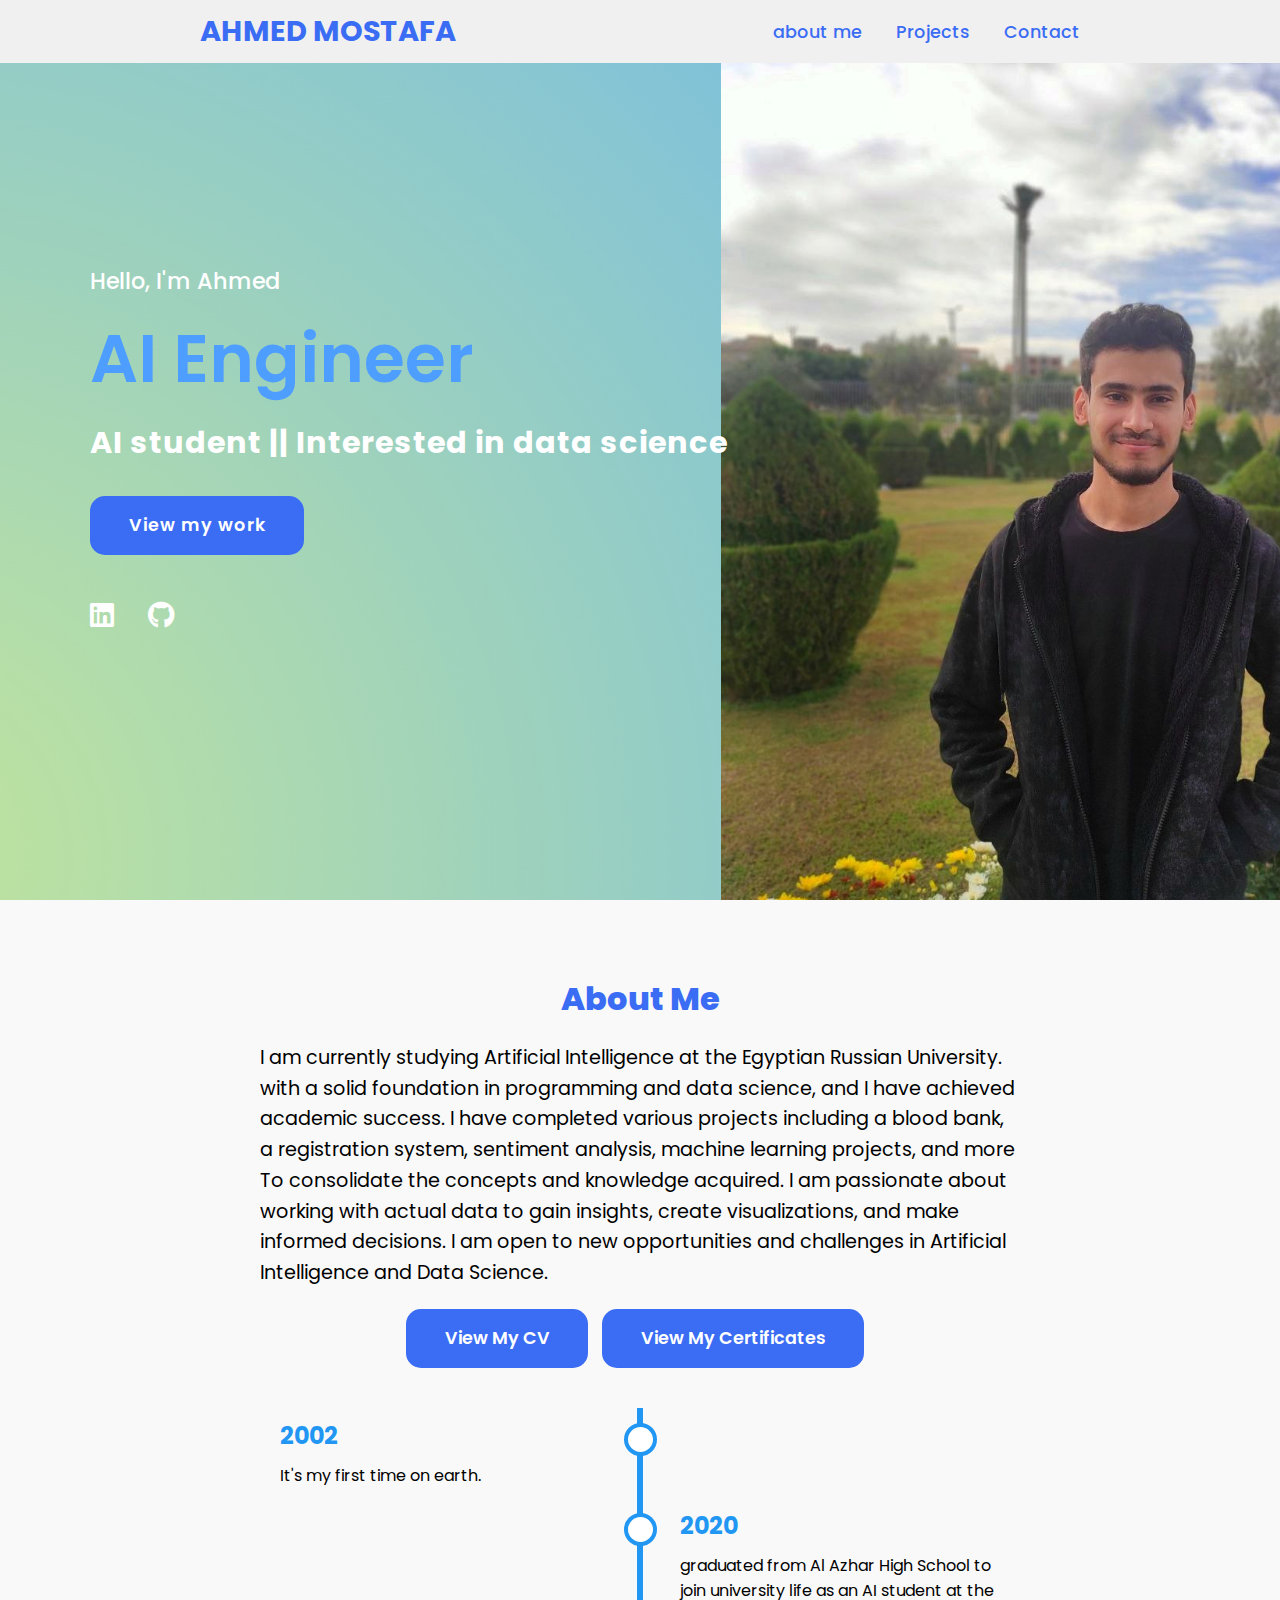
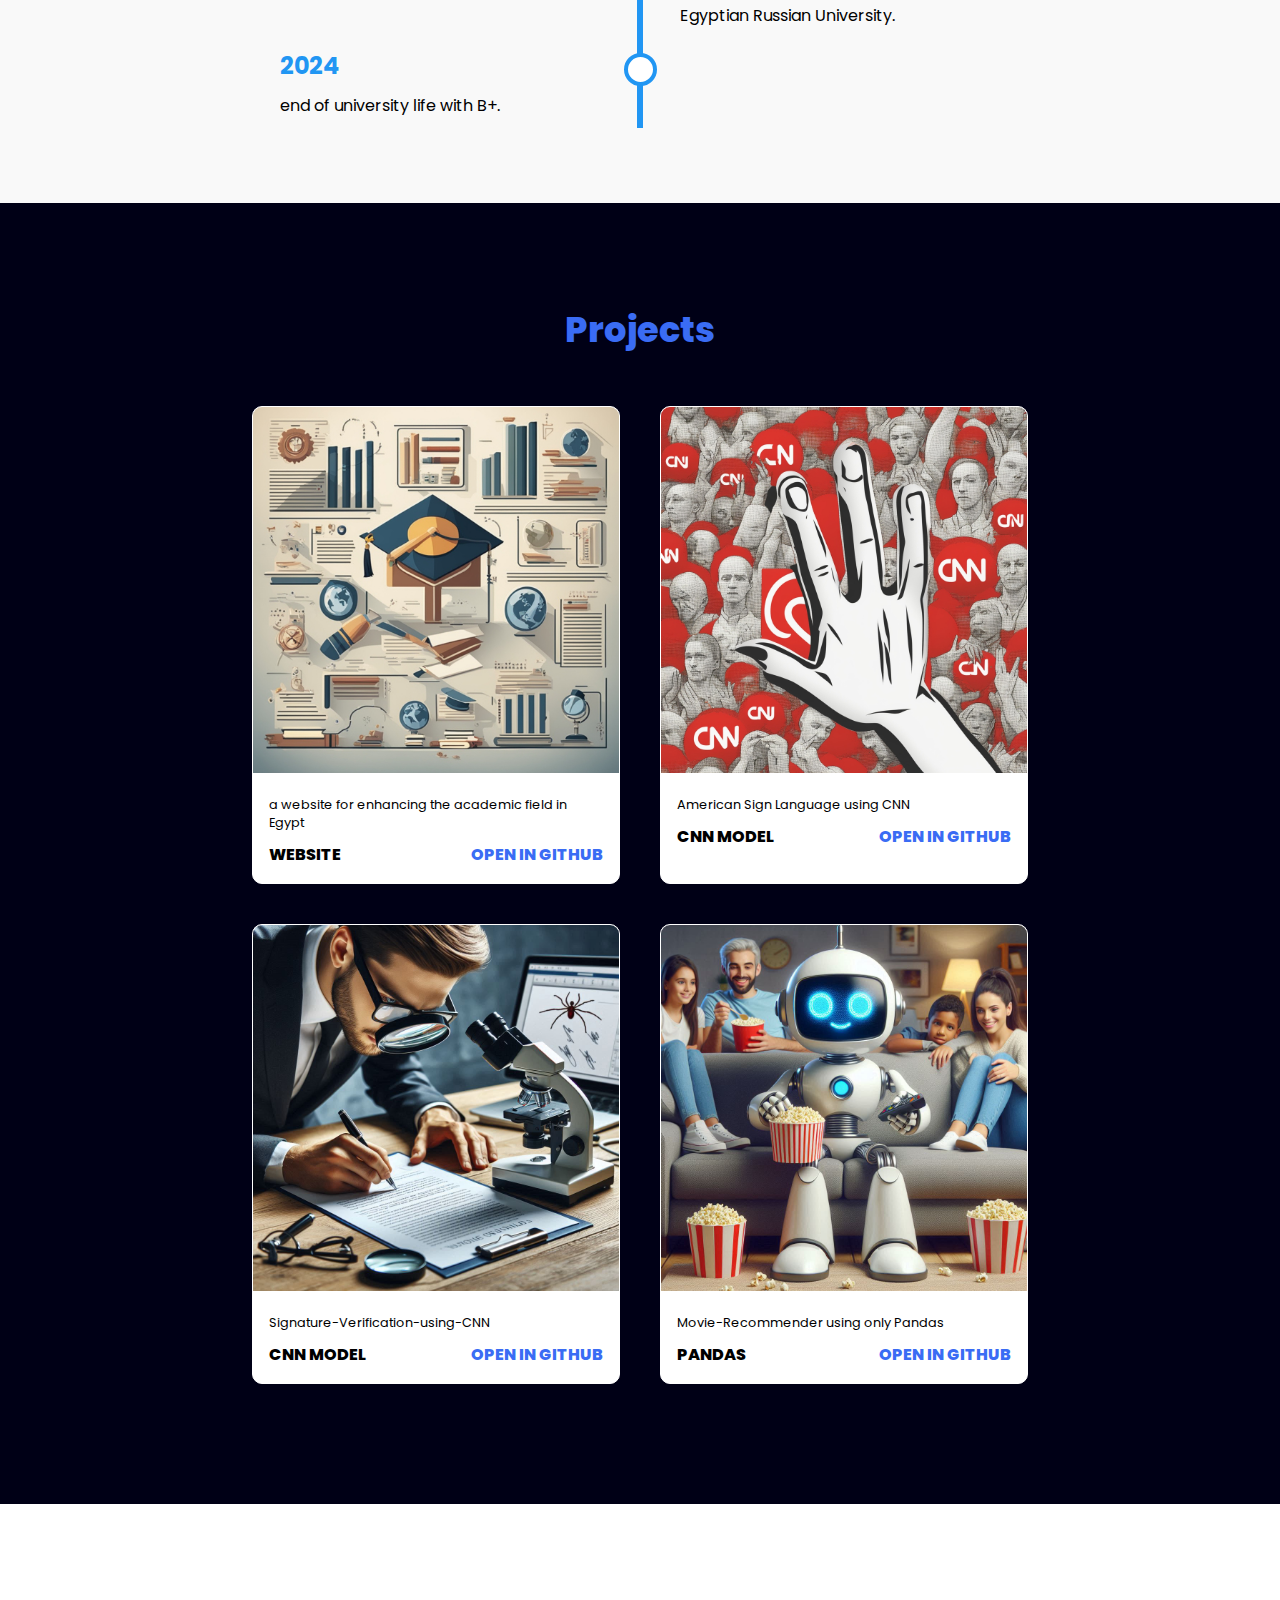
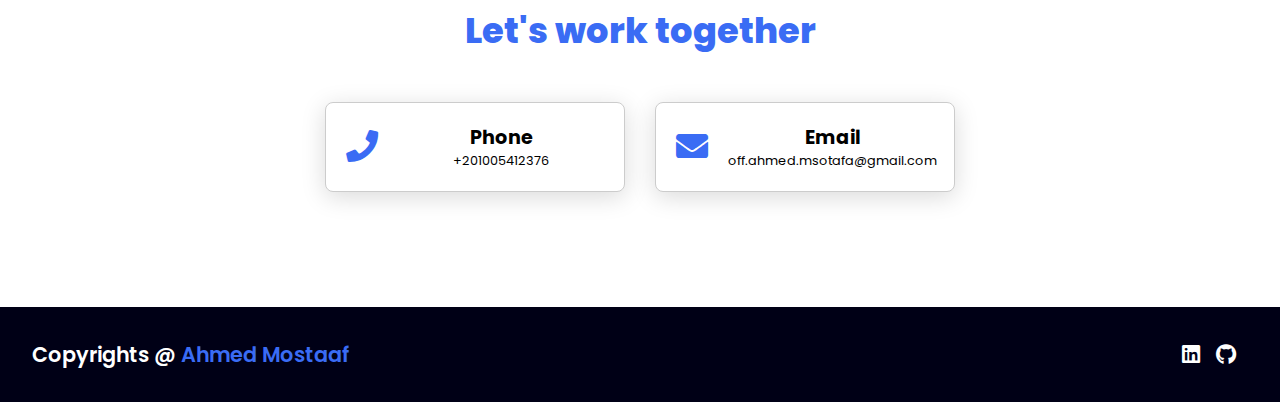
<file: portofolio-website/index.html>
<!DOCTYPE html>
<html lang="en">
  <head>
    <meta charset="UTF-8" />
    <meta http-equiv="X-UA-Compatible" content="IE=edge" />
    <meta name="viewport" content="width=device-width, initial-scale=1.0" />
    <link
      rel="stylesheet"
      href="https://cdnjs.cloudflare.com/ajax/libs/font-awesome/5.15.4/css/all.min.css"
    />
    <link rel="stylesheet" href="style.css" />
    <title>Ahmed Mostafa</title>
  </head>
  <body>
    <header>
      <a href="#" class="logo">Ahmed Mostafa</a>
      <nav class="navigation">
        <a href="#about-me">about me</a>
        <a href="#projects">Projects</a>
        <a href="#contact">Contact</a>
      </nav>
    </header>

    <section class="main">
      <div>
        <h2>Hello, I'm Ahmed<br /><span>AI Engineer</span></h2>
        <h3>AI student || Interested in data science</h3>
        <a href="#projects" class="main-btn">View my work</a>
        <div class="social-icons">
          <a href="https://linkedin.com/in/ahmed-mostafa-2b334b207"
            ><i class="fab fa-linkedin"></i
          ></a>
          <a href="https://github.com/ahmed-mo505"
            ><i class="fab fa-github"></i
          ></a>
        </div>
      </div>
    </section>

    <section class="about-me" id="about-me">
      <h2 class="title">About Me</h2>
      <div class="brief">
        <p>
          I am currently studying Artificial Intelligence at the Egyptian
          Russian University. with a solid foundation in programming and data
          science, and I have achieved academic success. I have completed
          various projects including a blood bank, a registration system,
          sentiment analysis, machine learning projects, and more To consolidate
          the concepts and knowledge acquired. I am passionate about working
          with actual data to gain insights, create visualizations, and make
          informed decisions. I am open to new opportunities and challenges in
          Artificial Intelligence and Data Science.
        </p>
        <a
          href="https://drive.google.com/file/d/1gwPmDDjRC7OdsUPic-6Hcvk76aolTfmX/view?usp=sharing"
          class="cv-btn"
          target="_blank"
          >View My CV</a
        >
        <a
          href="https://drive.google.com/file/d/1g1fJk6_ZYSY97KmCMp-avu-XhxdUi7VN/view?usp=sharing"
          class="cert-btn"
          target="_blank"
          >View My Certificates</a
        >
      </div>
      <div class="timeline">
        <div class="timeline-item">
          <h3>2002</h3>
          <p>It's my first time on earth.</p>
        </div>
        <div class="timeline-item">
          <h3>2020</h3>
          <p>
            graduated from Al Azhar High School to join university life as an AI
            student at the Egyptian Russian University.
          </p>
        </div>
        <div class="timeline-item">
          <h3>2024</h3>
          <p>end of university life with B+.</p>
        </div>
      </div>
    </section>

    <section class="projects" id="projects">
      <h2 class="title">Projects</h2>
      <div class="content">
        <div class="project-card">
          <div class="project-image">
            <img src="images/Academic.jpg" />
          </div>
          <div class="project-info">
            <p class="project-category">
              a website for enhancing the academic field in Egypt
            </p>
            <strong class="project-title">
              <span>Website</span>
              <a
                href="https://github.com/ahmed-mo505/Academic-Linkup-API"
                class="more-details"
                >open in github</a
              >
            </strong>
          </div>
        </div>
        <div class="project-card">
          <div class="project-image">
            <img src="images/CNN model.jpg" />
          </div>
          <div class="project-info">
            <p class="project-category">American Sign Language using CNN</p>
            <strong class="project-title">
              <span>CNN Model</span>
              <a
                href="https://github.com/ahmed-mo505/ASL-CNN"
                class="more-details"
                >open in github</a
              >
            </strong>
          </div>
        </div>
        <div class="project-card">
          <div class="project-image">
            <img src="images/3.jpeg" />
          </div>
          <div class="project-info">
            <p class="project-category">Signature-Verification-using-CNN</p>
            <strong class="project-title">
              <span>CNN Model</span>
              <a
                href="https://github.com/ahmed-mo505/ASL-CNN"
                class="more-details"
                >open in github</a
              >
            </strong>
          </div>
        </div>
        <div class="project-card">
          <div class="project-image">
            <img src="images/4.jpeg" />
          </div>
          <div class="project-info">
            <p class="project-category">Movie-Recommender using only Pandas</p>
            <strong class="project-title">
              <span>Pandas</span>
              <a
                href="https://github.com/ahmed-mo505/Movie-Recommender-using-Pandas"
                class="more-details"
                >open in github</a
              >
            </strong>
          </div>
        </div>
      </div>
    </section>

    <section class="cards contact" id="contact">
      <h2 class="title">Let's work together</h2>
      <div class="content">
        <div class="card">
          <div class="icon">
            <i class="fas fa-phone"></i>
          </div>
          <div class="info">
            <h3>Phone</h3>
            <p>+201005412376</p>
          </div>
        </div>
        <div class="card">
          <div class="icon">
            <i class="fas fa-envelope"></i>
          </div>
          <div class="info">
            <h3>Email</h3>
            <p>off.ahmed.msotafa@gmail.com</p>
          </div>
        </div>
      </div>
    </section>

    <footer class="footer">
      <p class="footer-title">Copyrights @ <span>Ahmed Mostaaf</span></p>
      <div class="social-icons">
        <a href="https://linkedin.com/in/ahmed-mostafa-2b334b207"
          ><i class="fab fa-linkedin"></i
        ></a>
        <a href="https://github.com/ahmed-mo505"
          ><i class="fab fa-github"></i
        ></a>
      </div>
    </footer>
  </body>
</html>
</file>
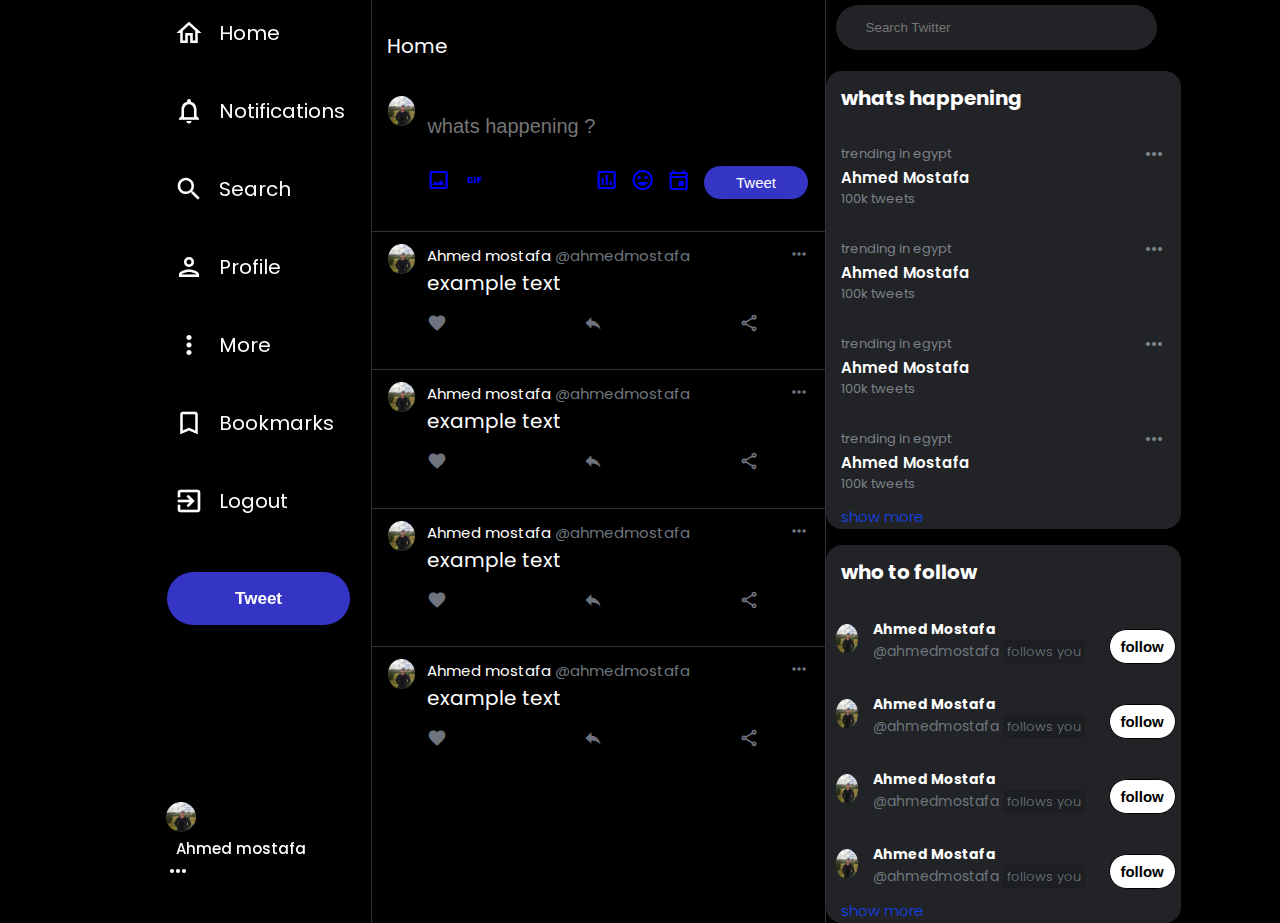
<file: X-clone/index.html>
<!DOCTYPE html>
<html lang="en">
  <head>
    <meta charset="UTF-8" />
    <meta http-equiv="X-UA-Compatible" content="IE=edge" />
    <meta name="viewport" content="width=device-width, initial-scale=1.0" />
    <link
      href="https://fonts.googleapis.com/icon?family=Material+Icons|Material+Icons+Outlined"
      rel="stylesheet"
    />
    <link rel="stylesheet" href="style.css" />
    <title>Switter</title>
  </head>

  <body>
    <header>
      <div class="nav-links">
        <a href="">
          <i class="material-icons-outlined">home</i>
          <span>Home</span>
        </a>
        <a href="">
          <i class="material-icons-outlined">notifications</i>
          <span>Notifications</span>
        </a>
        <a href="">
          <i class="material-icons-outlined">search</i>
          <span>Search</span>
        </a>
        <a href="">
          <i class="material-icons-outlined">person</i>
          <span>Profile</span>
        </a>
        <a href="">
          <i class="material-icons-outlined">more_vert</i>
          <span>More</span>
        </a>
        <a href="">
          <i class="material-icons-outlined">bookmark_border</i>
          <span>Bookmarks</span>
        </a>
        <a href="">
          <i class="material-icons-outlined">exit_to_app</i>
          <span>Logout</span>
        </a>
        <button class="tweet-button">Tweet</button>
      </div>

      <div class="main-account">
        <a href="">
          <img class="tweet-img" src="images/1.jpg" alt="" />
          <div class="account-details">
            <span class="account-name">Ahmed mostafa</span>
            <span class="account-handel"></span>
          </div>
          <i class="material-icons-outlined">more_horiz</i>
        </a>
      </div>
    </header>

    <main>
      <div class="main-flex">
        <div class="main-feed">
          <div class="home-bar">
            <span>Home</span>
            <i class="material-icons-outlined">auto_awesome</i>
          </div>
          <div class="new-tweet">
            <img class="tweeter-img" src="images/1.jpg" alt="" />
            <div class="new-tweet-details">
              <input type="text" placeholder="whats happening ?" />
              <div class="new-tweet-actions">
                <ul>
                  <li>
                    <i class="material-icons-outlined">image</i>
                  </li>
                  <li>
                    <i class="material-icons-outlined">gif_box</i>
                  </li>
                  <li>
                    <i class="material-icons-outlined">poll</i>
                  </li>
                  <li>
                    <i class="material-icons-outlined">insert_emoticon</i>
                  </li>
                  <li>
                    <i class="material-icons-outlined">event</i>
                  </li>
                </ul>
                <button class="tweet-button">Tweet</button>
              </div>
            </div>
          </div>
          <div class="feed-tweet">
            <img class="tweeter-img" src="images/1.jpg" alt="" />
            <div class="feed-tweet-details">
              <div class="tweeter-details">
                <a href="" class="tweeter-name"
                  >Ahmed mostafa
                  <span class="tweeter-handle">@ahmedmostafa</span>
                </a>
                <i class="material-icons-outlined">more_horiz</i>
              </div>
              <div class="tweet-text">
                <p>example text</p>
              </div>
              <div class="tweet-icons">
                <i class="material-icons-outlined">favorite</i>
                <i class="material-icons-outlined">reply</i>
                <i class="material-icons-outlined">share</i>
              </div>
            </div>
          </div>
          <div class="feed-tweet">
            <img class="tweeter-img" src="images/1.jpg" alt="" />
            <div class="feed-tweet-details">
              <div class="tweeter-details">
                <a href="" class="tweeter-name"
                  >Ahmed mostafa
                  <span class="tweeter-handle">@ahmedmostafa</span>
                </a>
                <i class="material-icons-outlined">more_horiz</i>
              </div>
              <div class="tweet-text">
                <p>example text</p>
              </div>
              <div class="tweet-icons">
                <i class="material-icons-outlined">favorite</i>
                <i class="material-icons-outlined">reply</i>
                <i class="material-icons-outlined">share</i>
              </div>
            </div>
          </div>
          <div class="feed-tweet">
            <img class="tweeter-img" src="images/1.jpg" alt="" />
            <div class="feed-tweet-details">
              <div class="tweeter-details">
                <a href="" class="tweeter-name"
                  >Ahmed mostafa
                  <span class="tweeter-handle">@ahmedmostafa</span>
                </a>
                <i class="material-icons-outlined">more_horiz</i>
              </div>
              <div class="tweet-text">
                <p>example text</p>
              </div>
              <div class="tweet-icons">
                <i class="material-icons-outlined">favorite</i>
                <i class="material-icons-outlined">reply</i>
                <i class="material-icons-outlined">share</i>
              </div>
            </div>
          </div>
          <div class="feed-tweet">
            <img class="tweeter-img" src="images/1.jpg" alt="" />
            <div class="feed-tweet-details">
              <div class="tweeter-details">
                <a href="" class="tweeter-name"
                  >Ahmed mostafa
                  <span class="tweeter-handle">@ahmedmostafa</span>
                </a>
                <i class="material-icons-outlined">more_horiz</i>
              </div>
              <div class="tweet-text">
                <p>example text</p>
              </div>
              <div class="tweet-icons">
                <i class="material-icons-outlined">favorite</i>
                <i class="material-icons-outlined">reply</i>
                <i class="material-icons-outlined">share</i>
              </div>
            </div>
          </div>
        </div>

        <div class="side-feed">
          <div class="search">
            <input type="text" placeholder="Search Twitter" />
            <i class="material-icons-outlined">search</i>
          </div>
          <div class="trending">
            <h1 class="h1-title">whats happening</h1>
            <div class="trending-item">
              <div class="item-category">
                <span>trending in egypt</span>
                <i class="material-icons-outlined">more_horiz</i>
              </div>
              <p>Ahmed Mostafa</p>
              <span>100k tweets</span>
            </div>
            <div class="trending-item">
              <div class="item-category">
                <span>trending in egypt</span>
                <i class="material-icons-outlined">more_horiz</i>
              </div>
              <p>Ahmed Mostafa</p>
              <span>100k tweets</span>
            </div>
            <div class="trending-item">
              <div class="item-category">
                <span>trending in egypt</span>
                <i class="material-icons-outlined">more_horiz</i>
              </div>
              <p>Ahmed Mostafa</p>
              <span>100k tweets</span>
            </div>
            <div class="trending-item">
              <div class="item-category">
                <span>trending in egypt</span>
                <i class="material-icons-outlined">more_horiz</i>
              </div>
              <p>Ahmed Mostafa</p>
              <span>100k tweets</span>
            </div>

            <a href="" class="show-more">show more</a>
          </div>
          <div class="follow">
            <h1 class="h1-title">who to follow</h1>
            <div class="follow-profile">
              <img src="images/1.jpg" alt="" class="tweet-img" />
              <div class="follow-details">
                <a href="">Ahmed Mostafa</a>
                <span>@ahmedmostafa <span id="follows">follows you</span></span>
              </div>
              <button class="tweet-button">follow</button>
            </div>
            <div class="follow-profile">
              <img src="images/1.jpg" alt="" class="tweet-img" />
              <div class="follow-details">
                <a href="">Ahmed Mostafa</a>
                <span>@ahmedmostafa <span id="follows">follows you</span></span>
              </div>
              <button class="tweet-button">follow</button>
            </div>
            <div class="follow-profile">
              <img src="images/1.jpg" alt="" class="tweet-img" />
              <div class="follow-details">
                <a href="">Ahmed Mostafa</a>
                <span>@ahmedmostafa <span id="follows">follows you</span></span>
              </div>
              <button class="tweet-button">follow</button>
            </div>
            <div class="follow-profile">
              <img src="images/1.jpg" alt="" class="tweet-img" />
              <div class="follow-details">
                <a href="">Ahmed Mostafa</a>
                <span>@ahmedmostafa <span id="follows">follows you</span></span>
              </div>
              <button class="tweet-button">follow</button>
            </div>
            <a href="" class="show-more">show more</a>
          </div>
        </div>
      </div>
    </main>
  </body>
</html>
</file>
<file: portofolio-website/style.css>
@import url("https://fonts.googleapis.com/css2?family=Poppins:ital,wght@0,100;0,200;0,300;0,400;0,500;0,600;0,700;0,800;0,900;1,100;1,200;1,300;1,400;1,500;1,600;1,700;1,800;1,900&display=swap");

* {
  font-family: "Poppins", sans-serif;
  margin: 0;
  padding: 0;
  box-sizing: border-box;
  scroll-behavior: smooth;
}

header {
  background-color: #f0f0f0;
  width: 100%;
  position: fixed;
  z-index: 999;
  display: flex;
  justify-content: space-between;
  align-items: center;
  padding: 10px 200px;
}

.logo {
  text-decoration: none;
  color: #3a6cf4;
  text-transform: uppercase;
  font-weight: 700;
  font-size: 1.8em;
}

.navigation a {
  color: #3a6cf4;
  text-decoration: none;
  font-size: 1.1em;
  font-weight: 500;
  padding-left: 30px;
}

.navigation a:hover {
  color: #601cfc;
}

section {
  padding: 100px 200px;
}

.main {
  width: 100%;
  min-height: 100vh;
  display: flex;
  align-items: center;
  background: url(images/background2.jpg) no-repeat;
  background-size: cover;
  background-position: center;
  background-attachment: fixed;
  padding-left: 90px;
}

.main h2 {
  color: #fff;
  font-size: 1.4em;
  font-weight: 500;
}

.main h2 span {
  display: inline-block;
  margin-top: 10px;
  color: #4e9eff;
  font-size: 3em;
  font-weight: 600;
}

.main h3 {
  color: #fff;
  font-size: 1.9em;
  font-weight: 700;
  letter-spacing: 1px;
  margin-top: 10px;
  margin-bottom: 30px;
}

.main-btn {
  color: #fff;
  background-color: #3a6cf4;
  text-decoration: none;
  font-size: 1.1em;
  font-weight: 600;
  display: inline-block;
  padding: 0.9375em 2.1875em;
  letter-spacing: 1px;
  border-radius: 15px;
  margin-bottom: 40px;
  transition: 0.7s ease;
}

.main-btn:hover {
  background-color: #0a49f6;
  transform: scale(1.1);
}

.social-icons a {
  color: #fff;
  font-size: 1.7em;
  padding-right: 30px;
}

.about-me {
  padding: 75px;
  background-color: #f9f9f9;
}

.about-me .title {
  font-size: 2em;
  text-align: center;
  margin-bottom: 20px;
}

.about-me .brief {
  text-align: center;
  margin-bottom: 40px;
}

.about-me .brief p {
  text-align: left; /* Align text to start from the left */
  max-width: 800px; /* Limit maximum width to maintain readability */
  margin: 0 auto; /* Center align horizontally */
  padding: 0 20px; /* Add padding for better readability */
  font-size: 1.2em; /* Adjust font size as needed */
  line-height: 1.6; /* Adjust line height for better readability */
}

.cv-btn,
.cert-btn {
  display: inline-block;
  background-color: #3a6cf4;
  color: #fff;
  font-size: 1.1em;
  font-weight: 600;
  padding: 0.9375em 2.1875em;
  border-radius: 15px;
  text-decoration: none;
  transition: 0.7s ease;
  margin-top: 20px;
  margin-right: 10px; /* Add some space between the buttons */
}

.cv-btn:hover,
.cert-btn:hover {
  background-color: #0a49f6;
  transform: scale(1.1);
}

.timeline {
  position: relative;
  max-width: 800px;
  margin: 0 auto;
}

.timeline::after {
  content: "";
  position: absolute;
  width: 6px;
  background-color: #2196f3;
  top: 0;
  bottom: 0;
  left: 50%;
  margin-left: -3px;
}

.timeline-item {
  padding: 10px 40px;
  position: relative;
  background-color: inherit;
  width: 50%;
}

.timeline-item::after {
  content: " ";
  position: absolute;
  width: 25px;
  height: 25px;
  right: -17px;
  background-color: white;
  border: 4px solid #2196f3;
  top: 15px;
  border-radius: 50%;
  z-index: 1;
}

.timeline-item h3 {
  margin: 0;
  font-size: 1.5em;
  color: #2196f3;
}

.timeline-item p {
  margin: 10px 0 0;
  font-size: 1em;
}

.timeline-item:nth-child(even) {
  left: 50%;
}

.timeline-item:nth-child(even)::after {
  left: -16px;
}

.timeline-item:nth-child(odd) {
  left: 0;
}

/* .timeline-item:nth-child(odd)::after {
  left: -16px;
}  */

.title {
  display: flex;
  justify-content: center;
  color: #3a6cf4;
  font-size: 2.2em;
  font-weight: 800;
  margin-bottom: 30px;
}

.content {
  display: flex;
  justify-content: center;
  flex-direction: row;
  flex-wrap: wrap;
}

.card {
  background-color: #fff;
  width: 21.25em;
  box-shadow: 0 5px 25px rgba(1 1 1 / 15%);
  border-radius: 10px;
  padding: 25px;
  margin: 15px;
  transition: 0.7s ease;
}

.card:hover {
  transform: scale(1.1);
}

.card .icon {
  color: #3a6cf4;
  font-size: 8em;
  text-align: center;
}

.info {
  text-align: center;
}

.info h3 {
  color: #3a6cf4;
  font-size: 1.2em;
  font-weight: 700;
  margin: 10px;
}

.projects {
  background-color: #000016;
}

.projects .content {
  margin-top: 30px;
}

.project-card {
  background-color: #fff;
  border: 1px solid #fff;
  min-height: 14em;
  width: 23em;
  overflow: hidden;
  border-radius: 10px;
  margin: 20px;
  transition: 0.7s ease;
}

.project-card:hover {
  transform: scale(1.1);
}

.project-card:hover .project-image {
  opacity: 0.9;
}

.project-image img {
  width: 100%;
}

.project-info {
  padding: 1em;
}

.project-category {
  font-size: 0.8em;
  color: #000;
}

.project-title {
  display: flex;
  justify-content: space-between;
  text-transform: uppercase;
  font-weight: 800;
  margin-top: 10px;
}

.more-details {
  text-decoration: none;
  color: #3a6cf4;
}

.more-details:hover {
  color: #601cfc;
}

.card {
  display: flex;
  align-items: center;
  width: 300px; /* Adjust the width as needed */
  padding: 20px;
  border: 1px solid #ccc;
  border-radius: 8px;
}

.card .icon {
  font-size: 2em; /* Adjust icon size */
  margin-right: 20px;
}

.card .info {
  flex: 1; /* Take remaining space */
}

.card .info h3 {
  margin: 0; /* Remove default margin */
  color: #000;
}

.card .info p {
  margin: 0; /* Remove default margin */
  font-size: 0.8em; /* Adjust font size */
}

.footer {
  background-color: #000016;
  color: #fff;
  padding: 2em;
  display: flex;
  justify-content: space-between;
}

.footer-title {
  font-size: 1.3em;
  font-weight: 600;
}

.footer-title span {
  color: #3a6cf4;
}

.footer .social-icons a {
  font-size: 1.3em;
  padding: 0 12px 0 0;
}

@media (max-width: 1023px) {
  header {
    padding: 12px 20px;
  }

  .navigation a {
    padding-left: 10px;
  }

  .title {
    font-size: 1.8em;
  }

  section {
    padding: 80px 20px;
  }

  .main-content h2 {
    font-size: 1em;
  }

  .main-content h3 {
    font-size: 1.6em;
  }

  .content {
    flex-direction: column;
    align-items: center;
  }
}

@media (max-width: 641px) {
  body {
    font-size: 12px;
  }

  .main-content h2 {
    font-size: 0.8em;
  }

  .main-content h3 {
    font-size: 1.4em;
  }
}

@media (max-width: 300px) {
  body {
    font-size: 10px;
  }
}
</file>
<file: X-clone/style.css>
@import url("https://fonts.googleapis.com/css2?family=Poppins:ital,wght@0,100;0,200;0,300;0,400;0,500;0,600;0,700;0,800;0,900;1,100;1,200;1,300;1,400;1,500;1,600;1,700;1,800;1,900&display=swap");

* {
  margin: 0;
  padding: 0;
  box-sizing: border-box;
}

html {
  font-size: 10px;
  font-family: "Poppins", sans-serif;
}

body {
  background-color: black;
}

a {
  text-decoration: none;
  color: white;
  font-size: 1.5rem;
  font-weight: 400;
  line-height: 24px;
}

header {
  display: flex;
  flex-direction: column;
  justify-content: space-between;
  padding: 10px 0 10px 13%;
  width: 29%;
  height: 100%;
  position: fixed;
}

.nav-links {
  display: flex;
  flex-direction: column;
  justify-content: space-between;
  width: 100%;
  height: 70%;
}

.nav-links a {
  display: flex;
  align-items: center;
  font-size: 2rem;
  padding: 8px 25px 8px 8px;
  width: fit-content;
}

.nav-links a i {
  font-size: 3rem;
  margin-right: 15px;
}

.nav-links a:hover {
  background-color: rgba(47, 51, 54);
  border-radius: 9999px;
}

.tweet-button {
  background-color: rgb(53, 53, 197);
  width: 90%;
  height: 55px;
  border-radius: 9999px;
  margin-top: 15px;
  cursor: pointer;
  font-size: 1.7rem;
  color: white;
  font-weight: 700;
  border: 1px solid black;
  transition-duration: 0.2;
}

.tweet-button:hover {
  background-color: rgba(53, 53, 197, 0.9);
}

.main-content {
  width: 100%;
  height: 30%;
  padding-top: 185px;
}

.main-content a {
  display: flex;
  justify-content: space-between;
  align-items: center;
  padding: 8px 10px 8px 15px;
  margin-right: 10px;
}

.tweet-img,
.tweeter-img {
  width: 30px;
  height: 30px;
  border-radius: 50%;
  background-color: white;
}

.account-details {
  display: flex;
  flex-direction: column;
  flex-basis: 70%;
  margin-left: 10px;
  font-size: 1.5rem;
  line-height: 20px;
}

.account-name {
  font-weight: 500;
}

.account-handle {
  font-weight: 400;
}

main {
  width: 71%;
  height: 100%;
  margin-left: 29%;
}

.main-flex {
  display: flex;
  width: 100%;
}

.main-feed {
  width: 50%;
  border-left: 1px solid rgba(47, 51, 54);
  border-right: 1px solid rgba(47, 51, 54);
}

.home-bar {
  display: flex;
  justify-content: space-between;
  align-items: center;
  height: 10%;
  width: 100%;
  color: white;
  font-size: 2rem;
  font-weight: 400;
  padding: 0 15px;
  position: sticky;
  top: 0;
  background-color: black;
}

.new-tweet {
  display: flex;
  height: 15%;
  width: 100%;
  padding: 4px 16px;
}

.new-tweet .tweet-img {
  width: 48px;
  height: 48px;
  cursor: pointer;
}

.new-tweet-details {
  display: flex;
  flex-direction: column;
  justify-content: space-evenly;
  padding-top: 4px;
  width: 100%;
  margin-left: 12px;
}

.new-tweet-actions {
  display: flex;
  justify-content: space-between;
  align-items: center;
  height: 60px;
  width: 100%;
}

.new-tweet-actions ul {
  display: flex;
  list-style: none;
}

.new-tweet-details input {
  width: 100%;
  height: 24px;
  background-color: black;
  border: none;
  font-size: 2rem;
  color: white;
  outline: none;
}

.new-tweet-actions ul li {
  margin-right: 12px;
  color: blue;
  cursor: pointer;
}

.new-tweet-actions .tweet-button {
  width: 75%;
  height: 35px;
  margin: 0;
  font-size: 1.5rem;
  font-weight: 400;
}

.feed-tweet {
  display: flex;
  width: 100%;
  min-height: 15%;
  padding: 12px 16px 0px 16px;
  border-top: 1px solid rgba(47, 51, 54);
  cursor: pointer;
}

.feed-tweet-details {
  display: flex;
  flex-direction: column;
  width: 100%;
  margin-left: 12px;
}

.feed-tweet i {
  color: rgb(110, 115, 125);
  font-size: 2rem;
}

.tweeter-details {
  display: flex;
  align-items: flex-start;
  justify-content: space-between;
  font-size: 1.5rem;
}

.tweeter-details {
  font-weight: 700s;
}

.tweeter-details span {
  color: rgb(110, 118, 125);
  font-size: 1.5rem;
}

.tweet-text {
  color: white;
  font-size: 2rem;
  width: 100%;
}

.tweet-icons {
  display: flex;
  justify-content: space-between;
  width: 100%;
  margin: 15px 0px;
  padding-right: 50px;
}

.side-feed {
  width: 50%;
  padding-left: 0 2%;
}

.search {
  display: flex;
  height: 55px;
  max-width: 355px;
  position: sticky;
  top: 0;
  padding-top: 5px;
  background-color: black;
  padding-left: 10px;
}

.search input {
  background-color: #212327;
  border-radius: 9999px;
  height: 45px;
  width: 100%;
  border: none;
  padding-left: 30px;
  color: white;
}

.trending {
  display: flex;
  flex-direction: column;
  max-width: 355px;
  min-height: 400px;
  border-radius: 16px;
  background-color: #212327;
  margin-top: 16px;
}

.h1-title {
  font-size: 2rem;
  font-weight: 700;
  color: white;
  padding: 15px 15px;
  line-height: 24px;
}

.trending-item {
  display: flex;
  flex-direction: column;
  justify-content: center;
  width: 100%;
  height: 90px;
  margin-top: 5px;
  padding: 0 15px;
  color: #7d8188;
  font-size: 1.5rem;
  font-weight: 600;
}

.item-category {
  display: flex;
  justify-content: space-between;
  align-items: center;
}

.trending span {
  font-size: 1.3rem;
  font-weight: 400;
}

.trending-item p {
  color: white;
}

.trending-item:hover,
.follow-profile:hover {
  background-color: rgba(47, 51, 54, 0.2);
  cursor: pointer;
}

.show-more {
  display: flex;
  align-items: center;
  color: rgb(20, 67, 240);
  padding-left: 15px;
  font-size: 1.5rem;
  font-weight: 300;
}

.follow {
  display: flex;
  flex-direction: column;
  min-height: 250px;
  max-width: 355px;
  border-radius: 16px;
  background-color: #212327;
  margin-top: 16px;
}

.follow-profile {
  display: flex;
  justify-content: space-between;
  align-items: center;
  width: 100%;
  height: 70px;
  margin-top: 5px;
  margin-left: 10px;
  padding-top: 30px 15px;
}

.follow-details {
  display: flex;
  flex-direction: column;
  width: 100%;
  margin-left: 15px;
}

.follow-details a {
  font-size: 1.4rem;
  font-weight: 700;
}

.follow-details span {
  color: rgb(110, 118, 125);
  font-size: 1.4rem;
  font-weight: 400;
}

#follows {
  font-weight: 300;
  font-size: 1.3rem;
  background-color: #1c1e22;
  border-radius: 3px;
  padding: 2px 4px;
}

.follow .tweet-button {
  width: 100px;
  height: 35px;
  margin-right: 15px;
  font-weight: 600;
  font-size: 1.5rem;
  background-color: white;
  color: black;
}
</file>
